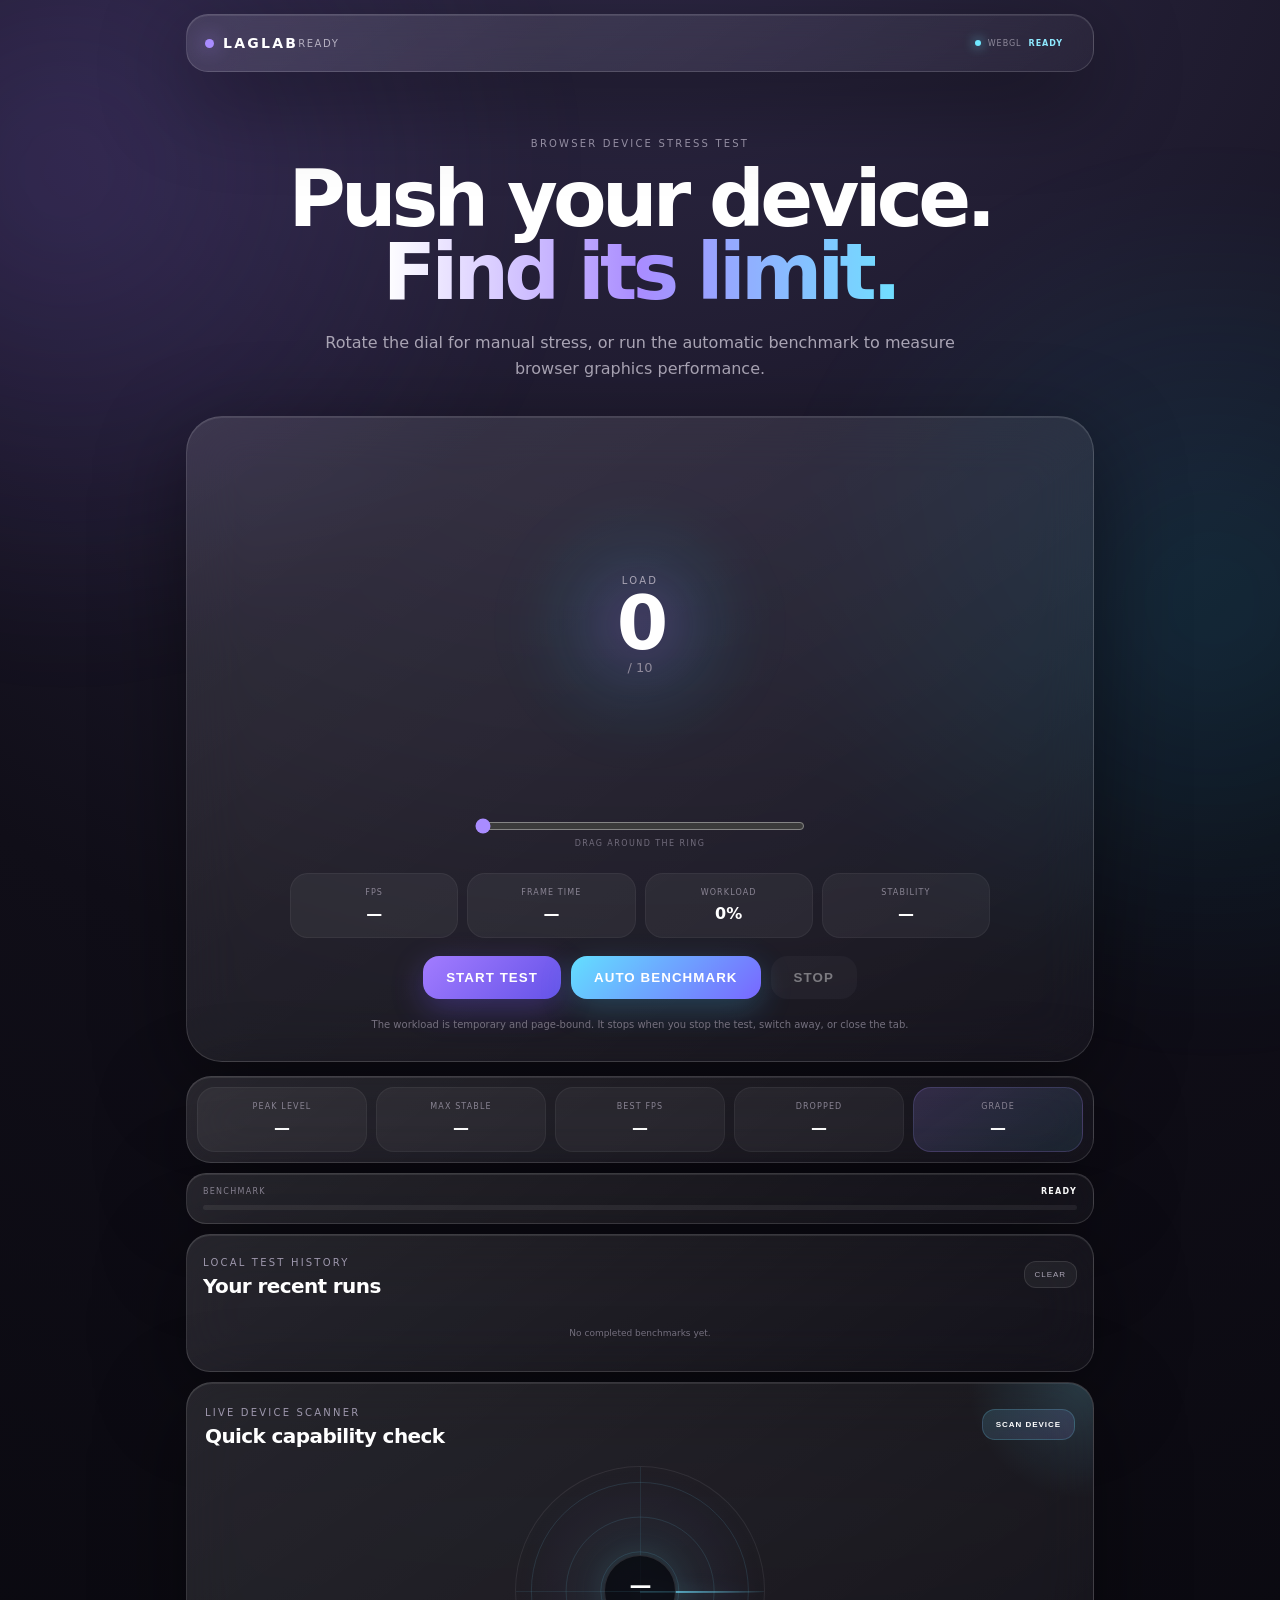
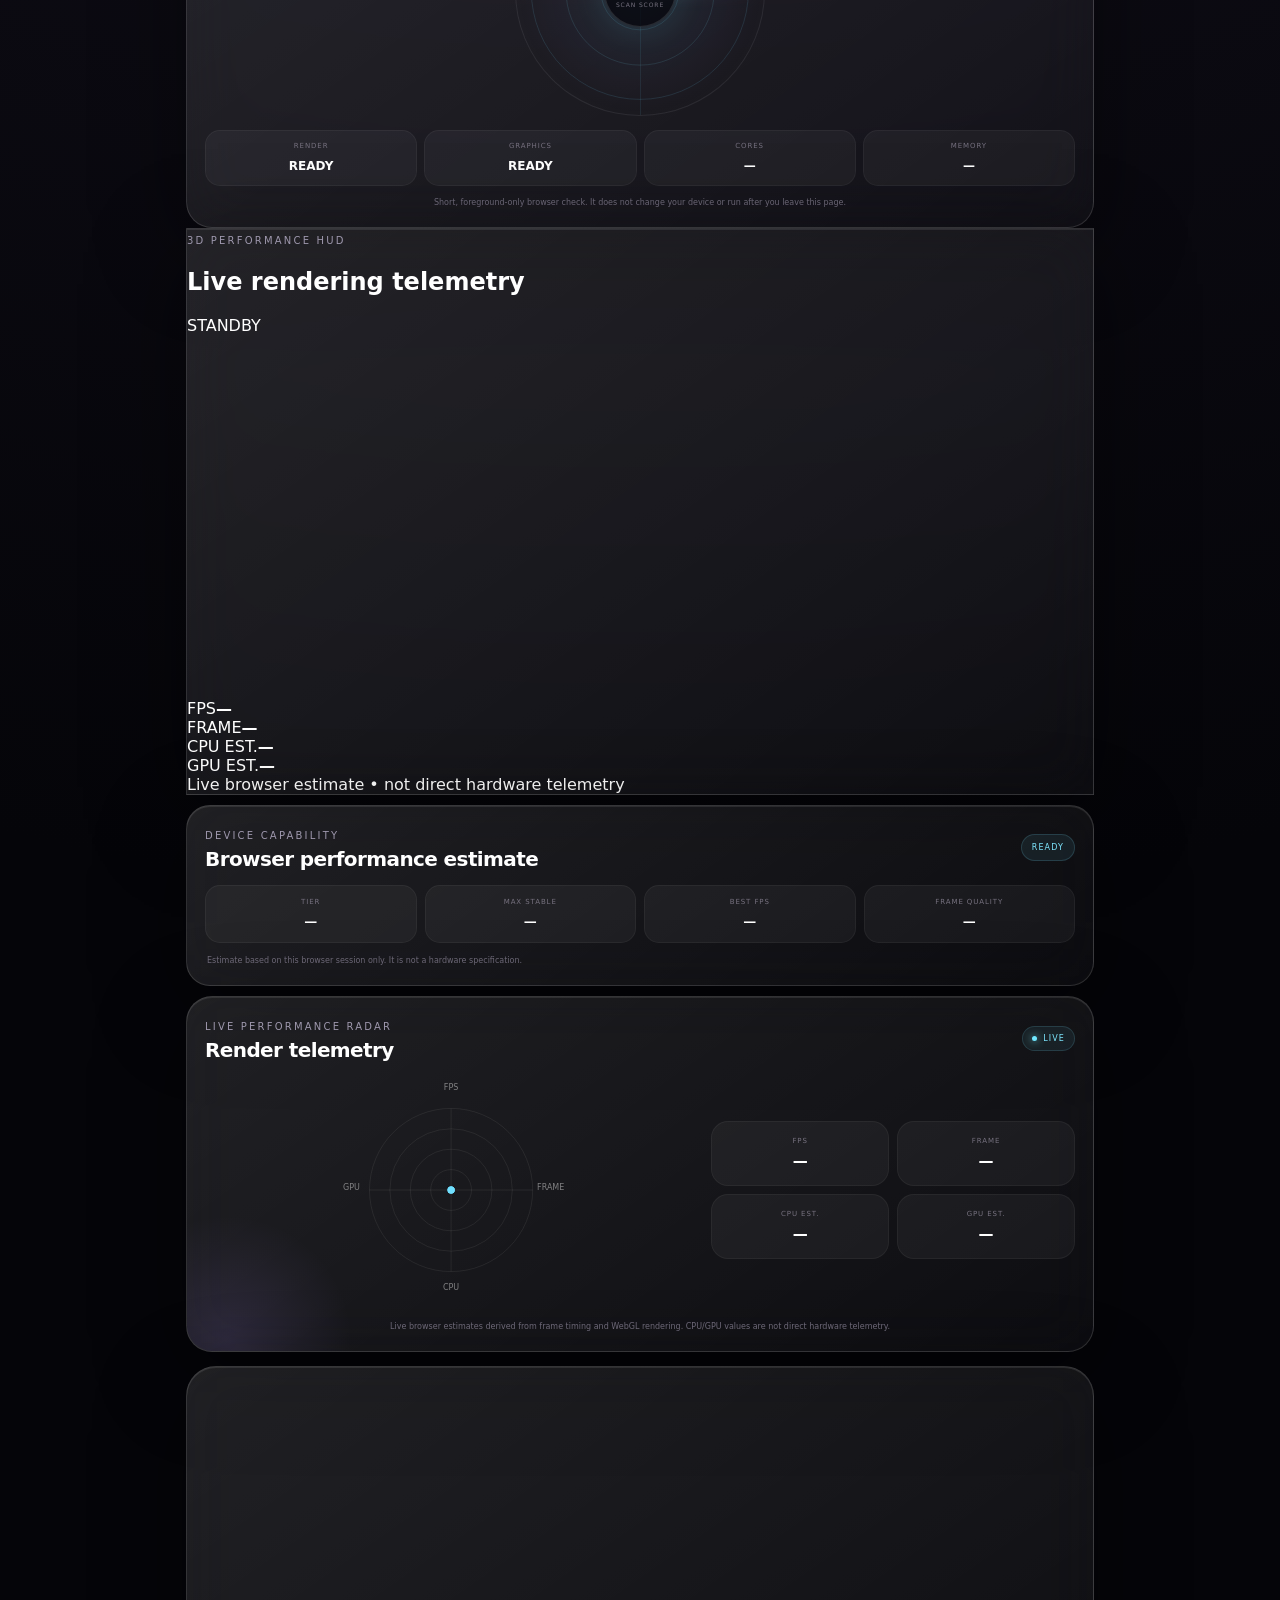
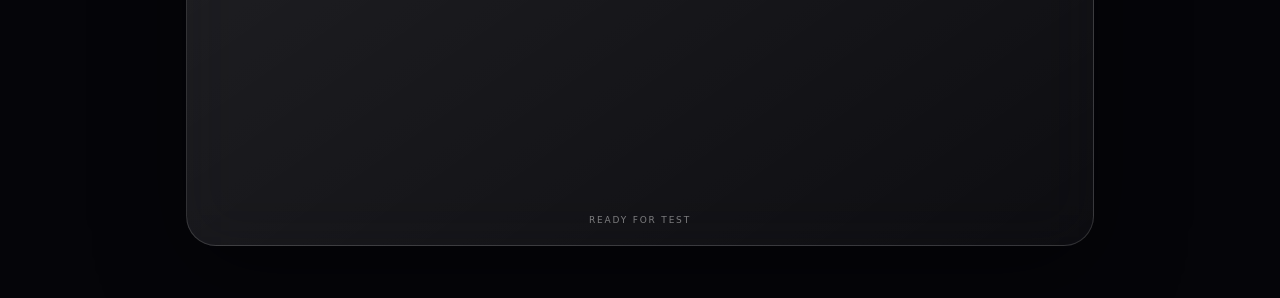
<file: index.html>
<!doctype html><html lang="en"><head><meta charset="utf-8"><meta name="viewport" content="width=device-width,initial-scale=1,viewport-fit=cover"><meta name="theme-color" content="#07070b"><meta name="description" content="LAGLAB browser-only device stress and graphics performance test."><title>LAGLAB — Device Stress Test</title><link rel="stylesheet" href="style.css"><link rel="stylesheet" href="battle.css"></head><body><main class="app"><header class="topbar glass"><div class="brand"><span class="brand-dot"></span><span>LAGLAB</span></div><span class="status" id="status">READY</span></header><section class="hero"><p class="eyebrow">BROWSER DEVICE STRESS TEST</p><h1>Push your device.<br><span>Find its limit.</span></h1><p class="sub">Rotate the dial for manual stress, or run the automatic benchmark to measure browser graphics performance.</p></section><section class="test-card glass"><div class="dial-wrap" id="dialWrap"><div class="dial-glow"></div><canvas id="dialCanvas" width="360" height="360"></canvas><div class="dial-center"><span class="level-label">LOAD</span><strong id="level">0</strong><span>/ 10</span></div></div><input id="load" type="range" min="0" max="10" value="0" aria-label="Stress level"><p class="dial-hint">DRAG AROUND THE RING</p><div class="metrics"><div><span>FPS</span><b id="fps">—</b></div><div><span>FRAME TIME</span><b id="frameTime">—</b></div><div><span>WORKLOAD</span><b id="workload">0%</b></div><div><span>STABILITY</span><b id="stability">—</b></div></div><div class="actions"><button id="start" class="primary">START TEST</button><button id="benchmark" class="primary">AUTO BENCHMARK</button><button id="stop" class="secondary" disabled>STOP</button></div><p class="note">The workload is temporary and page-bound. It stops when you stop the test, switch away, or close the tab.</p></section><section class="result glass"><div><span>PEAK LEVEL</span><b id="peakLevel">—</b></div><div><span>MAX STABLE</span><b id="maxStable">—</b></div><div><span>BEST FPS</span><b id="bestFps">—</b></div><div><span>DROPPED</span><b id="dropped">—</b></div><div><span>GRADE</span><b id="score">—</b></div></section><section class="scene glass" id="scene"><canvas id="stressCanvas"></canvas><canvas id="glCanvas"></canvas><div class="scene-overlay"><span id="sceneText">READY FOR TEST</span></div></section></main><script src="ui.js"></script><script src="dashboard.js"></script><script src="app.js"></script><script src="webgl.js"></script><script src="history.js"></script><script src="performance.js"></script><script src="battle.js"></script></body></html>
</file>
<file: style.css>
*{box-sizing:border-box}html,body{margin:0;min-height:100%;font-family:Inter,ui-sans-serif,system-ui,-apple-system,BlinkMacSystemFont,"SF Pro Display",sans-serif;background:#050509;color:#fff}body{overflow-x:hidden;background:radial-gradient(circle at 50% -5%,#302a49 0,#100e18 32%,#050509 72%);touch-action:pan-y}body:before{content:"";position:fixed;inset:-20%;pointer-events:none;background:radial-gradient(circle at 18% 28%,rgba(151,113,255,.18),transparent 28%),radial-gradient(circle at 82% 62%,rgba(0,220,255,.11),transparent 26%);filter:blur(44px)}.app{position:relative;max-width:940px;margin:auto;padding:14px 16px 52px}.glass{background:linear-gradient(145deg,rgba(255,255,255,.115),rgba(255,255,255,.035));border:1px solid rgba(255,255,255,.14);box-shadow:0 24px 90px rgba(0,0,0,.44),inset 0 1px rgba(255,255,255,.09);backdrop-filter:blur(28px);-webkit-backdrop-filter:blur(28px)}.topbar{height:58px;border-radius:22px;display:flex;align-items:center;justify-content:space-between;padding:0 18px}.brand{font-weight:850;letter-spacing:.16em;font-size:14px}.brand-dot{display:inline-block;width:9px;height:9px;border-radius:50%;margin-right:9px;background:#a98cff;box-shadow:0 0 20px #a98cff}.status{font-size:10px;letter-spacing:.16em;color:#b5b0c1}.support-pill{display:flex;align-items:center;gap:7px;margin-left:auto;margin-right:12px;font-size:8px;letter-spacing:.12em;color:#8f899b}.support-pill b{color:#8ee9ff}.support-dot{width:6px;height:6px;border-radius:50%;background:#70e8ff;box-shadow:0 0 12px #70e8ff}.support-pill.bad .support-dot{background:#ff6688;box-shadow:0 0 12px #ff6688}.support-pill.bad b{color:#ff8da5}.hero{text-align:center;padding:56px 8px 34px}.eyebrow{font-size:10px;letter-spacing:.22em;color:#9e98ad}.hero h1{font-size:clamp(42px,8vw,78px);line-height:.94;margin:14px 0 20px;letter-spacing:-.06em}.hero h1 span{background:linear-gradient(90deg,#fff,#a98cff,#70dfff);-webkit-background-clip:text;background-clip:text;color:transparent}.sub{max-width:630px;margin:auto;color:#aaa5b5;line-height:1.65}.test-card{border-radius:36px;padding:28px;display:flex;flex-direction:column;align-items:center}.dial-wrap{position:relative;width:min(78vw,360px);aspect-ratio:1;touch-action:none;cursor:grab;user-select:none;-webkit-user-select:none}.dial-wrap:active{cursor:grabbing}.dial-glow{position:absolute;inset:15%;border-radius:50%;background:radial-gradient(circle,rgba(154,121,255,.28),rgba(0,220,255,.06) 38%,transparent 70%);filter:blur(24px)}#dialCanvas{position:absolute;inset:0;width:100%;height:100%}.dial-center{position:absolute;inset:0;display:flex;align-items:center;justify-content:center;flex-direction:column;pointer-events:none}.level-label{font-size:10px;letter-spacing:.22em;color:#aaa5b5}.dial-center strong{font-size:74px;line-height:1;font-weight:780;letter-spacing:-.07em}.dial-center span:last-child{font-size:13px;color:#8f8a9a}.dial-hint{margin:3px 0 0;color:#716c7c;font-size:8px;letter-spacing:.18em}#load{width:min(76vw,330px);accent-color:#a98cff;cursor:pointer;margin-top:13px}.metrics{display:grid;grid-template-columns:repeat(4,1fr);width:100%;max-width:700px;gap:9px;margin:25px 0 18px}.metrics div,.result div{padding:14px 8px;border-radius:18px;background:rgba(255,255,255,.052);text-align:center;border:1px solid rgba(255,255,255,.05)}.metrics span,.result span{display:block;color:#898493;font-size:8px;letter-spacing:.14em;margin-bottom:7px}.metrics b,.result b{font-size:16px}.actions{display:flex;gap:10px;flex-wrap:wrap;justify-content:center}.actions button{border:0;border-radius:16px;padding:14px 23px;color:#fff;font-weight:780;letter-spacing:.08em;cursor:pointer}.primary{background:linear-gradient(135deg,#a27cff,#6552e8);box-shadow:0 10px 32px rgba(119,91,255,.32)}.actions #benchmark{background:linear-gradient(135deg,#63dfff,#7867ff);box-shadow:0 10px 32px rgba(74,196,255,.24)}.secondary{background:rgba(255,255,255,.08)}button:disabled{opacity:.42;cursor:not-allowed}.note{max-width:660px;text-align:center;color:#777280;font-size:10px;line-height:1.55;margin:18px 0 0}.result{display:grid;grid-template-columns:repeat(5,1fr);gap:9px;border-radius:25px;padding:10px;margin-top:14px}.result div{transition:transform .25s ease,background .25s ease}.result div:last-child{background:linear-gradient(145deg,rgba(169,140,255,.18),rgba(92,218,255,.09));border-color:rgba(169,140,255,.2)}.result b{font-variant-numeric:tabular-nums}.benchmark-progress{margin-top:10px;border-radius:20px;padding:13px 16px}.progress-head{display:flex;justify-content:space-between;color:#898493;font-size:8px;letter-spacing:.16em}.progress-head b{color:#fff}.progress-track{height:5px;margin-top:9px;background:rgba(255,255,255,.07);border-radius:99px;overflow:hidden}.progress-track i{display:block;width:0;height:100%;border-radius:99px;background:linear-gradient(90deg,#a98cff,#70dfff);box-shadow:0 0 16px rgba(112,223,255,.45);transition:width .2s ease}.scanner{margin-top:10px;border-radius:26px;padding:18px;overflow:hidden;position:relative}.scanner:before{content:"";position:absolute;width:240px;height:240px;right:-110px;top:-120px;border-radius:50%;background:radial-gradient(circle,rgba(112,223,255,.16),transparent 68%);pointer-events:none}.scanner-head,.perf-head{position:relative;z-index:1;display:flex;align-items:center;justify-content:space-between;gap:12px}.scanner-head h2,.perf-head h2{font-size:20px;margin:4px 0 0;letter-spacing:-.03em}.scan-btn{border:1px solid rgba(112,223,255,.2);background:linear-gradient(135deg,rgba(112,223,255,.14),rgba(169,140,255,.13));color:#fff;border-radius:13px;padding:10px 13px;font-size:8px;font-weight:800;letter-spacing:.12em;cursor:pointer}.radar{position:relative;width:min(62vw,250px);aspect-ratio:1;margin:18px auto 14px;border-radius:50%;background:radial-gradient(circle,rgba(112,223,255,.09),rgba(169,140,255,.025) 52%,transparent 70%);border:1px solid rgba(255,255,255,.08);overflow:hidden}.radar-ring{position:absolute;border:1px solid rgba(112,223,255,.12);border-radius:50%;left:50%;top:50%;transform:translate(-50%,-50%)}.radar-ring.r1{width:32%;height:32%}.radar-ring.r2{width:60%;height:60%}.radar-ring.r3{width:88%;height:88%}.radar:before,.radar:after{content:"";position:absolute;background:rgba(112,223,255,.09)}.radar:before{left:50%;top:0;width:1px;height:100%}.radar:after{top:50%;left:0;height:1px;width:100%}.radar-sweep{position:absolute;width:50%;height:2px;left:50%;top:50%;transform-origin:left center;background:linear-gradient(90deg,rgba(112,223,255,.9),transparent);filter:drop-shadow(0 0 8px rgba(112,223,255,.65));animation:radarSweep 3s linear infinite}.radar-core{position:absolute;left:50%;top:50%;transform:translate(-50%,-50%);width:72px;height:72px;border-radius:50%;background:rgba(7,8,15,.78);border:1px solid rgba(255,255,255,.12);display:flex;align-items:center;justify-content:center;flex-direction:column;box-shadow:0 0 35px rgba(112,223,255,.12)}.radar-core b{font-size:22px;letter-spacing:-.05em}.radar-core span{font-size:6px;letter-spacing:.15em;color:#777280;margin-top:3px}.scan-grid{display:grid;grid-template-columns:repeat(4,1fr);gap:7px;position:relative;z-index:1}.scan-grid div,.cap-grid div{padding:11px 7px;border-radius:15px;background:rgba(255,255,255,.045);border:1px solid rgba(255,255,255,.05);text-align:center}.scan-grid span,.cap-grid span{display:block;color:#777280;font-size:7px;letter-spacing:.13em;margin-bottom:5px}.scan-grid b{font-size:12px}.scanner p,.performance p{margin:11px 2px 0;color:#716c7c;font-size:8px;line-height:1.5;text-align:center}.capability{margin-top:10px;border-radius:24px;padding:18px}.cap-head{display:flex;align-items:center;justify-content:space-between;gap:12px}.cap-head h2{font-size:20px;margin:4px 0 0;letter-spacing:-.03em}.cap-badge{font-size:8px;letter-spacing:.14em;padding:8px 10px;border-radius:99px;background:rgba(112,223,255,.08);color:#7ee7ff;border:1px solid rgba(112,223,255,.16)}.cap-grid{display:grid;grid-template-columns:repeat(4,1fr);gap:8px;margin-top:14px}.cap-grid div{padding:12px}.cap-grid b{font-size:13px}.capability p{margin:12px 2px 0;color:#716c7c;font-size:8px;line-height:1.5}.performance{margin-top:10px;border-radius:26px;padding:18px;overflow:hidden;position:relative}.performance:before{content:"";position:absolute;left:-90px;bottom:-120px;width:260px;height:260px;border-radius:50%;background:radial-gradient(circle,rgba(169,140,255,.14),transparent 68%);pointer-events:none}.perf-live{font-size:8px;letter-spacing:.14em;padding:7px 9px;border-radius:99px;color:#7ee7ff;background:rgba(112,223,255,.07);border:1px solid rgba(112,223,255,.15)}.perf-live i{display:inline-block;width:5px;height:5px;border-radius:50%;background:#70e8ff;box-shadow:0 0 9px #70e8ff;margin-right:6px;animation:livePulse 1.2s ease-in-out infinite}.perf-body{display:grid;grid-template-columns:1.15fr .85fr;align-items:center;gap:14px;margin-top:8px}.performance canvas{width:100%;height:240px;display:block}.perf-stats{display:grid;grid-template-columns:1fr 1fr;gap:8px}.perf-stats div{padding:15px 10px;border-radius:17px;background:rgba(255,255,255,.045);border:1px solid rgba(255,255,255,.05);text-align:center}.perf-stats span{display:block;color:#777280;font-size:7px;letter-spacing:.13em;margin-bottom:6px}.perf-stats b{font-size:15px;font-variant-numeric:tabular-nums}.history{margin-top:10px;border-radius:24px;padding:16px}.history-head{display:flex;align-items:center;justify-content:space-between}.history-head h2{font-size:20px;margin:4px 0 0;letter-spacing:-.03em}.history-clear{border:1px solid rgba(255,255,255,.1);background:rgba(255,255,255,.05);color:#aaa5b5;border-radius:12px;padding:8px 10px;font-size:8px;letter-spacing:.12em}.history-list{display:grid;gap:7px;margin-top:13px}.history-row{display:grid;grid-template-columns:1.5fr 1fr 1fr 1fr;gap:8px;padding:11px;border-radius:15px;background:rgba(255,255,255,.045);border:1px solid rgba(255,255,255,.05)}.history-row>div{display:flex;flex-direction:column;justify-content:center}.history-row b{font-size:13px}.history-row span{font-size:7px;color:#777280;letter-spacing:.1em;margin-top:3px}.history-row>div:first-child b{color:#70dfff}.history-empty{padding:17px;text-align:center;color:#777280;font-size:9px}.score-overlay{position:fixed;inset:0;z-index:50;display:flex;align-items:center;justify-content:center;padding:18px;background:rgba(2,2,8,.58);backdrop-filter:blur(14px);-webkit-backdrop-filter:blur(14px);opacity:0;pointer-events:none;transition:opacity .3s ease}.score-overlay.show{opacity:1;pointer-events:auto}.score-modal{position:relative;width:min(92vw,430px);border-radius:32px;padding:28px 22px;text-align:center;transform:translateY(24px) scale(.94);transition:transform .4s cubic-bezier(.2,.8,.2,1);overflow:hidden}.score-overlay.show .score-modal{transform:translateY(0) scale(1)}.score-modal:before{content:"";position:absolute;inset:-45%;background:conic-gradient(from 120deg,transparent,#9e7cff,transparent,#70e8ff,transparent);filter:blur(35px);opacity:.18;animation:scoreSpin 8s linear infinite}.score-modal>*{position:relative;z-index:1}.score-close{position:absolute;right:14px;top:12px;width:30px;height:30px;border-radius:50%;border:1px solid rgba(255,255,255,.1);background:rgba(255,255,255,.06);color:#aaa5b5;font-size:20px}.score-ring{width:172px;height:172px;margin:18px auto;border-radius:50%;padding:8px;background:conic-gradient(#70dfff,#a98cff,#fff,#70dfff);box-shadow:0 0 50px rgba(112,223,255,.18);animation:ringPulse 2.5s ease-in-out infinite}.score-ring>div{width:100%;height:100%;border-radius:50%;background:#0b0a12;display:flex;align-items:center;justify-content:center;flex-direction:column}.score-ring small{font-size:8px;letter-spacing:.2em;color:#777280}.score-ring strong{font-size:58px;line-height:1;letter-spacing:-.08em}.score-ring span{font-size:12px;color:#9e98ad;margin-top:4px}.final-grid{display:grid;grid-template-columns:repeat(3,1fr);gap:7px}.final-grid div{padding:12px 5px;border-radius:15px;background:rgba(255,255,255,.05);border:1px solid rgba(255,255,255,.06)}.final-grid b{display:block;font-size:14px}.final-grid span{display:block;font-size:7px;color:#777280;letter-spacing:.1em;margin-top:4px}.final-again{width:100%;margin-top:14px;border:0;border-radius:15px;padding:13px;color:#fff;font-weight:800;letter-spacing:.12em}@keyframes radarSweep{to{transform:rotate(360deg)}}@keyframes scoreSpin{to{transform:rotate(360deg)}}@keyframes ringPulse{50%{transform:scale(1.025);filter:brightness(1.15)}}@keyframes livePulse{50%{opacity:.35;transform:scale(.7)}}.scene{position:relative;margin-top:14px;height:min(58vw,480px);min-height:260px;border-radius:30px;overflow:hidden}.scene canvas{width:100%;height:100%;display:block}.scene #glCanvas{position:absolute;inset:0;mix-blend-mode:screen;pointer-events:none}.scene .live-dashboard{position:absolute;inset:0;z-index:3;pointer-events:none}.scene-overlay{position:absolute;inset:0;z-index:4;display:flex;align-items:flex-end;justify-content:center;padding:20px;pointer-events:none}.scene-overlay span{font-size:9px;letter-spacing:.2em;color:rgba(255,255,255,.45)}@media(max-width:700px){.result{grid-template-columns:repeat(3,1fr)}.cap-grid{grid-template-columns:repeat(2,1fr)}.scan-grid{grid-template-columns:repeat(2,1fr)}.perf-body{grid-template-columns:1fr}.performance canvas{height:210px}.perf-stats{grid-template-columns:repeat(4,1fr)}}@media(max-width:600px){.app{padding:10px 11px 34px}.hero{padding:44px 3px 28px}.test-card{padding:19px 12px;border-radius:29px}.metrics{grid-template-columns:repeat(2,1fr);gap:7px}.result{grid-template-columns:1fr 1fr 1fr}.result div{padding:12px 5px}.metrics div{padding:12px 5px}.actions button{padding:13px 16px;font-size:10px}.note{font-size:9px}.support-pill{margin-right:7px}.history-row{grid-template-columns:1.3fr 1fr 1fr 1fr}.perf-stats{grid-template-columns:repeat(2,1fr)}.performance canvas{height:230px}}
</file>
<file: battle.css>
.battle-card{margin-top:10px;border-radius:28px;padding:19px;overflow:hidden;position:relative;background:linear-gradient(145deg,rgba(255,255,255,.12),rgba(255,255,255,.035));border:1px solid rgba(255,255,255,.14);box-shadow:0 22px 70px rgba(0,0,0,.35),inset 0 1px rgba(255,255,255,.08);backdrop-filter:blur(28px);-webkit-backdrop-filter:blur(28px)}.battle-card:before{content:"";position:absolute;width:300px;height:180px;right:-100px;top:-90px;border-radius:50%;background:radial-gradient(circle,rgba(112,223,255,.15),transparent 68%);pointer-events:none}.battle-head{display:flex;justify-content:space-between;gap:14px;position:relative;z-index:1}.battle-head h2{font-size:21px;margin:4px 0 5px;letter-spacing:-.035em}.battle-head h2 span{color:#70dfff;font-weight:500}.battle-head p{margin:0;color:#777280;font-size:8px;line-height:1.5}.battle-clear{height:max-content;border:1px solid rgba(255,255,255,.1);background:rgba(255,255,255,.05);color:#aaa5b5;border-radius:12px;padding:8px 10px;font-size:8px;letter-spacing:.12em;cursor:pointer}.battle-winner{margin-top:15px;padding:13px 15px;border-radius:18px;text-align:center;border:1px solid rgba(255,255,255,.07);background:rgba(255,255,255,.045)}.battle-winner span,.battle-winner small{display:block;font-size:7px;letter-spacing:.16em;color:#777280}.battle-winner strong{display:block;margin:4px 0;font-size:19px;letter-spacing:.04em}.battle-winner.current strong{color:#70e8ff}.battle-winner.previous strong{color:#b08cff}.battle-winner.tie strong{color:#fff}.battle-bars{display:grid;grid-template-columns:1fr 1fr;gap:9px;margin-top:10px}.battle-bar{padding:12px;border-radius:17px;background:rgba(255,255,255,.045);border:1px solid rgba(255,255,255,.05)}.battle-bar>div{display:flex;justify-content:space-between;gap:8px}.battle-bar span{font-size:7px;letter-spacing:.14em;color:#777280}.battle-bar b{font-size:11px}.battle-bar i{display:block;height:5px;margin-top:9px;background:rgba(255,255,255,.07);border-radius:99px;overflow:hidden}.battle-bar em{display:block;height:100%;border-radius:99px;background:linear-gradient(90deg,#a98cff,#70dfff);box-shadow:0 0 14px rgba(112,223,255,.4);transition:width .5s ease}.battle-grid{display:grid;grid-template-columns:1.25fr .8fr .8fr .7fr;gap:6px;margin-top:10px}.battle-grid>div{display:contents}.battle-grid span,.battle-grid b{padding:10px 7px;border-radius:13px;background:rgba(255,255,255,.04);border:1px solid rgba(255,255,255,.045);font-size:8px;text-align:center}.battle-grid span{text-align:left;color:#777280;letter-spacing:.08em}.battle-grid b{font-size:10px;font-variant-numeric:tabular-nums}.battle-grid .up{color:#70e8ff}.battle-grid .down{color:#ff9eb4}.battle-note{text-align:center;color:#716c7c;font-size:8px;margin:11px 2px 0}@media(max-width:600px){.battle-head{align-items:flex-start}.battle-head h2{font-size:18px}.battle-bars{grid-template-columns:1fr}.battle-grid{grid-template-columns:1.15fr .72fr .72fr .62fr}.battle-grid span,.battle-grid b{padding:9px 4px;font-size:7px}.battle-grid b{font-size:9px}}
</file>
